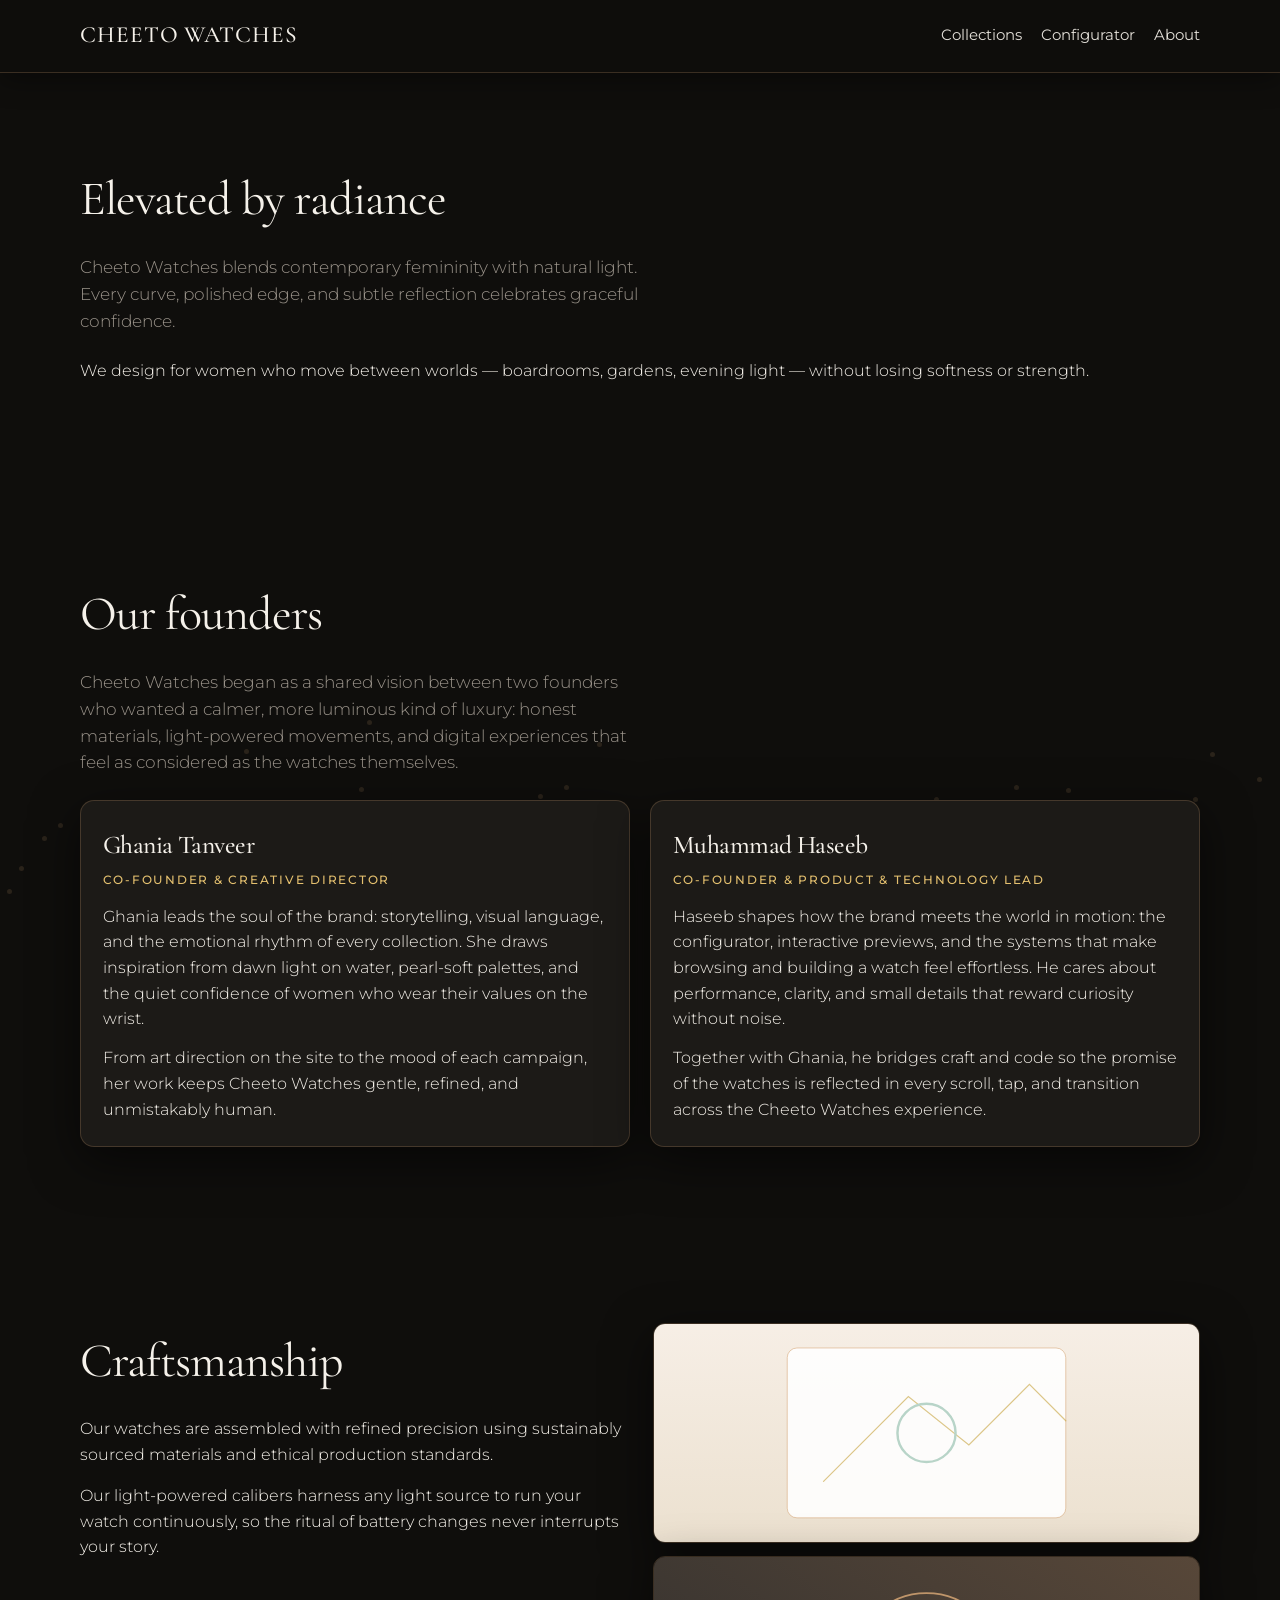
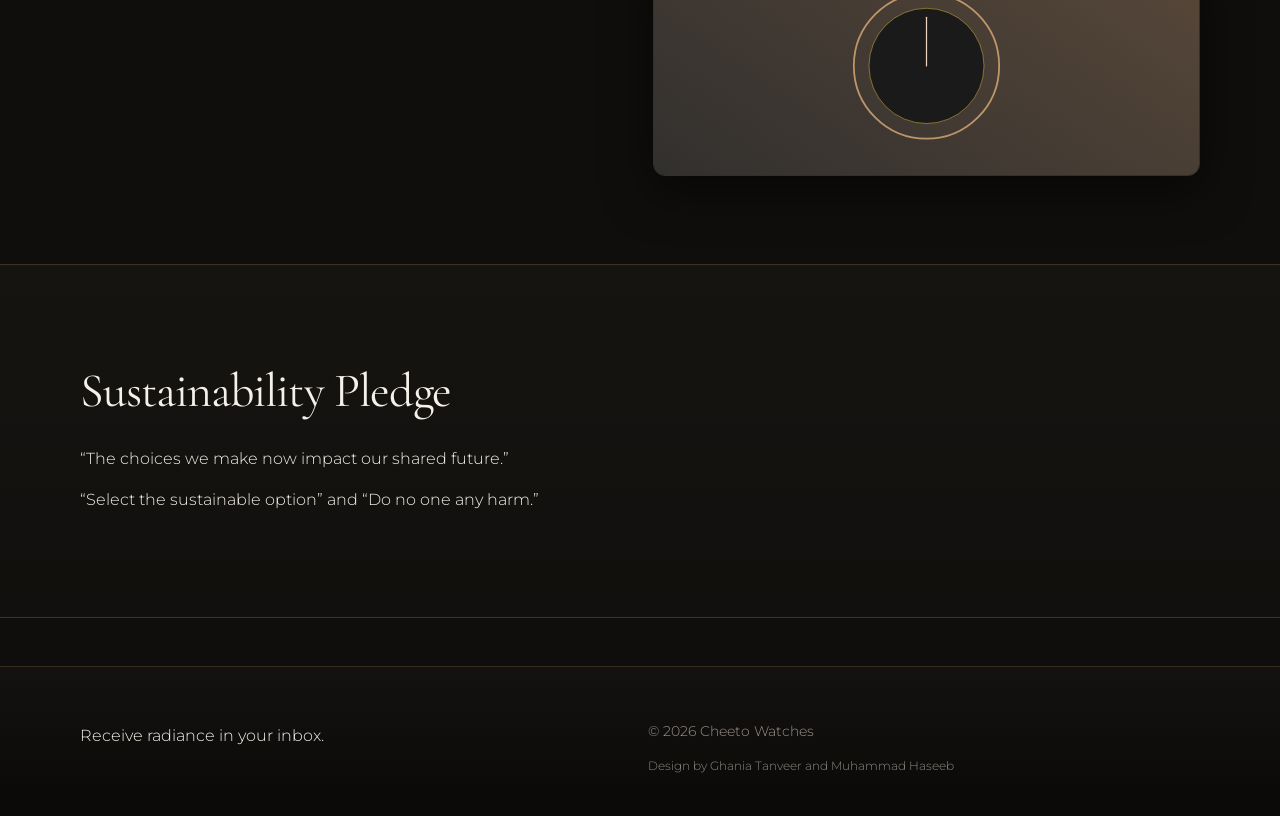
<file: about.html>
<!doctype html>
<html lang="en">
<head>
  <meta charset="UTF-8" />
  <meta name="viewport" content="width=device-width, initial-scale=1.0" />
  <meta name="description" content="Meet Cheeto Watches founders Ghania Tanveer and Muhammad Haseeb: creative direction, product vision, craftsmanship, and sustainability." />
  <title>CHEETO WATCHES | About</title>
  <link rel="preconnect" href="https://fonts.googleapis.com" />
  <link rel="preconnect" href="https://fonts.gstatic.com" crossorigin />
  <link href="https://fonts.googleapis.com/css2?family=Cormorant+Garamond:ital,wght@0,400;0,500;1,400&family=Montserrat:wght@300;400;500;600&display=swap" rel="stylesheet" />
  <link rel="stylesheet" href="css/style.css" />
  <link rel="stylesheet" href="css/animations.css" />
</head>
<body>
  <div class="particles" id="particles"></div>
  <header class="site-header">
    <nav class="container nav">
      <a href="index.html" class="logo">CHEETO WATCHES</a>
      <button class="menu-toggle" id="menuToggle" type="button" aria-label="Menu" aria-expanded="false" aria-controls="navLinks"><span class="menu-toggle__bars" aria-hidden="true"></span></button>
      <div class="nav-links" id="navLinks">
        <a href="collections.html">Collections</a>
        <a href="configurator.html">Configurator</a>
        <a href="about.html">About</a>
      </div>
    </nav>
  </header>

  <main>
    <section class="section reveal">
      <div class="container">
        <h1 class="section-title">Elevated by radiance</h1>
        <p class="section-lede">Cheeto Watches blends contemporary femininity with natural light. Every curve, polished edge, and subtle reflection celebrates graceful confidence.</p>
        <p>We design for women who move between worlds &mdash; boardrooms, gardens, evening light &mdash; without losing softness or strength.</p>
      </div>
    </section>

    <section id="founders" class="section reveal">
      <div class="container">
        <h2 class="section-title">Our founders</h2>
        <p class="section-lede">Cheeto Watches began as a shared vision between two founders who wanted a calmer, more luminous kind of luxury: honest materials, light-powered movements, and digital experiences that feel as considered as the watches themselves.</p>
        <div class="founders-grid">
          <article class="founder-card">
            <h3>Ghania Tanveer</h3>
            <p class="founder-role">Co-founder &amp; creative director</p>
            <p>Ghania leads the soul of the brand: storytelling, visual language, and the emotional rhythm of every collection. She draws inspiration from dawn light on water, pearl-soft palettes, and the quiet confidence of women who wear their values on the wrist.</p>
            <p>From art direction on the site to the mood of each campaign, her work keeps Cheeto Watches gentle, refined, and unmistakably human.</p>
          </article>
          <article class="founder-card">
            <h3>Muhammad Haseeb</h3>
            <p class="founder-role">Co-founder &amp; product &amp; technology lead</p>
            <p>Haseeb shapes how the brand meets the world in motion: the configurator, interactive previews, and the systems that make browsing and building a watch feel effortless. He cares about performance, clarity, and small details that reward curiosity without noise.</p>
            <p>Together with Ghania, he bridges craft and code so the promise of the watches is reflected in every scroll, tap, and transition across the Cheeto Watches experience.</p>
          </article>
        </div>
      </div>
    </section>

    <section class="section reveal">
      <div class="container two-col">
        <div>
          <h2 class="section-title">Craftsmanship</h2>
          <p>Our watches are assembled with refined precision using sustainably sourced materials and ethical production standards.</p>
          <p>Our light-powered calibers harness any light source to run your watch continuously, so the ritual of battery changes never interrupts your story.</p>
        </div>
        <div class="gallery">
          <img src="https://images.unsplash.com/photo-1522312346375-d1a52e2b99b3?auto=format&fit=crop&w=900&q=80" width="900" height="600" alt="Watchmaking craft" onerror="this.onerror=null;this.src='assets/images/gallery-craft.svg'" />
          <img src="https://images.unsplash.com/photo-1563170351-be82bc888aa4?auto=format&fit=crop&w=900&q=80" width="900" height="600" alt="Luxury watch detail" onerror="this.onerror=null;this.src='assets/images/gallery-detail.svg'" />
        </div>
      </div>
    </section>

    <section id="sustainability-pledge" class="section accent-section reveal">
      <div class="container">
        <h2 class="section-title">Sustainability Pledge</h2>
        <p>&ldquo;The choices we make now impact our shared future.&rdquo;</p>
        <p>&ldquo;Select the sustainable option&rdquo; and &ldquo;Do no one any harm.&rdquo;</p>
      </div>
    </section>
  </main>

  <footer class="site-footer">
    <div class="container footer-grid">
      <p>Receive radiance in your inbox.</p>
      <div>
        <p class="footer-badge">&copy; 2026 Cheeto Watches</p>
        <p class="footer-credit">Design by Ghania Tanveer and Muhammad Haseeb</p>
      </div>
    </div>
  </footer>

  <button class="back-to-top" id="backToTop" type="button" aria-label="Back to top"><svg xmlns="http://www.w3.org/2000/svg" width="20" height="20" viewBox="0 0 24 24" fill="none" stroke="currentColor" stroke-width="2" stroke-linecap="round" stroke-linejoin="round" aria-hidden="true"><path d="M12 19V5"/><path d="m5 12 7-7 7 7"/></svg></button>

  <script src="js/animations.js"></script>
  <script src="js/main.js"></script>
</body>
</html>
</file>
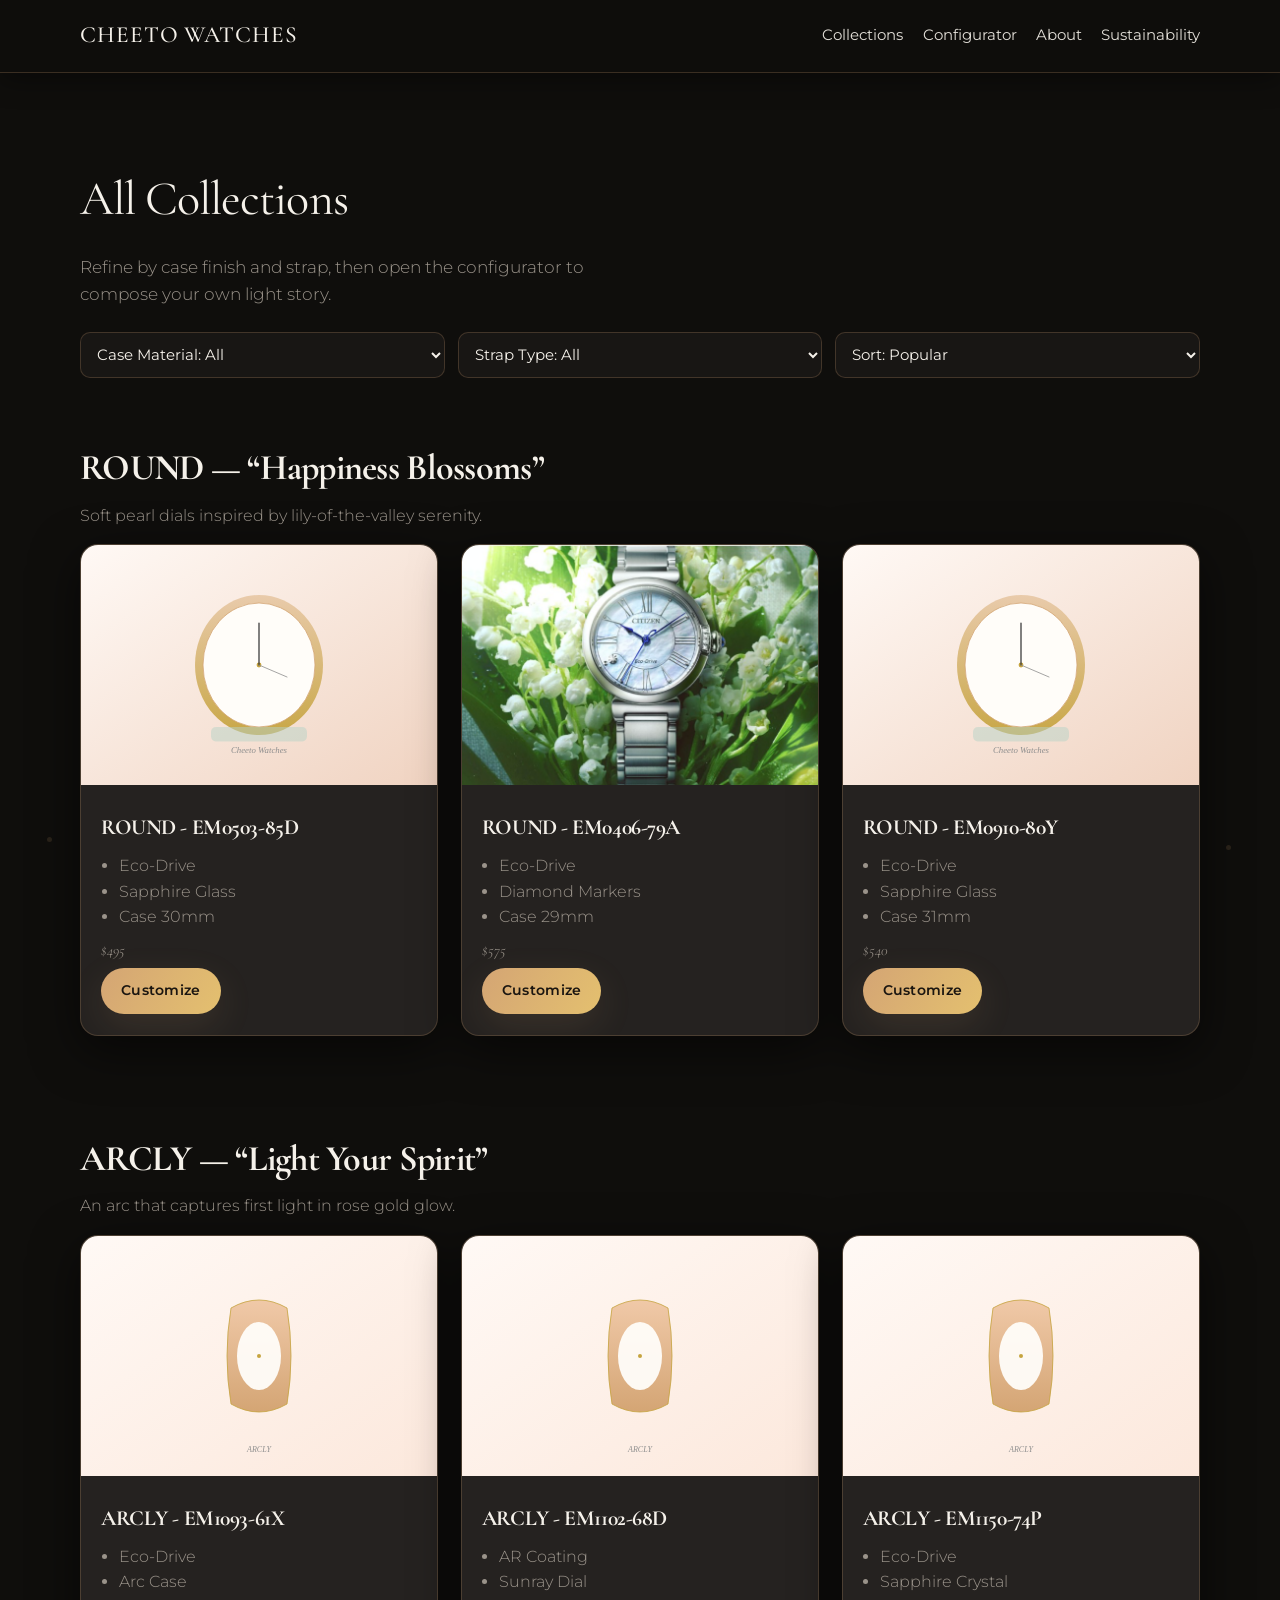
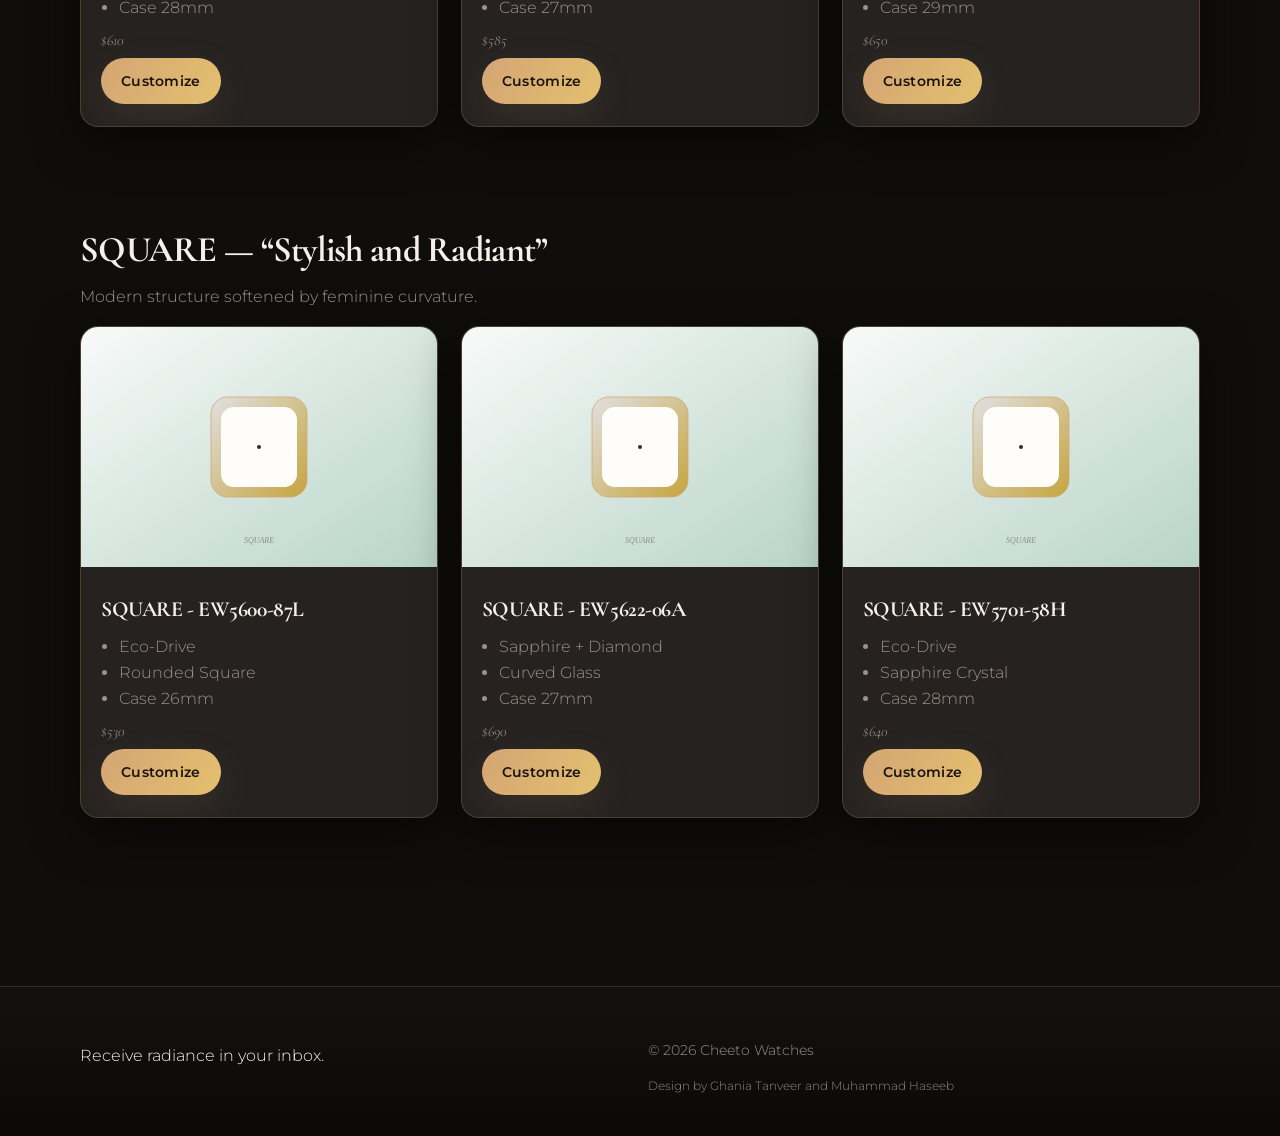
<file: collections.html>
<!doctype html>
<html lang="en">
<head>
  <meta charset="UTF-8" />
  <meta name="viewport" content="width=device-width, initial-scale=1.0" />
  <meta name="description" content="Explore Cheeto Watches ROUND, ARCLY, and SQUARE models with materials, straps, and pricing." />
  <title>CHEETO WATCHES | Collections</title>
  <link rel="preconnect" href="https://fonts.googleapis.com" />
  <link rel="preconnect" href="https://fonts.gstatic.com" crossorigin />
  <link href="https://fonts.googleapis.com/css2?family=Cormorant+Garamond:ital,wght@0,400;0,500;1,400&family=Montserrat:wght@300;400;500;600&display=swap" rel="stylesheet" />
  <link rel="stylesheet" href="css/style.css" />
  <link rel="stylesheet" href="css/animations.css" />
</head>
<body>
  <div class="particles" id="particles"></div>
  <header class="site-header">
    <nav class="container nav">
      <a href="index.html" class="logo">CHEETO WATCHES</a>
      <button class="menu-toggle" id="menuToggle" type="button" aria-label="Menu" aria-expanded="false" aria-controls="navLinks"><span class="menu-toggle__bars" aria-hidden="true"></span></button>
      <div class="nav-links" id="navLinks">
        <a href="collections.html">Collections</a>
        <a href="configurator.html">Configurator</a>
        <a href="about.html">About</a>
        <a href="about.html#sustainability-pledge">Sustainability</a>
      </div>
    </nav>
  </header>

  <main class="section">
    <div class="container reveal">
      <h1 class="section-title">All Collections</h1>
      <p class="section-lede">Refine by case finish and strap, then open the configurator to compose your own light story.</p>
      <div class="filters">
        <select id="materialFilter" aria-label="Filter by case material">
          <option value="all">Case Material: All</option>
          <option value="steel">Steel</option>
          <option value="rose-gold">Rose Gold</option>
          <option value="two-tone">Two-tone</option>
        </select>
        <select id="strapFilter" aria-label="Filter by strap type">
          <option value="all">Strap Type: All</option>
          <option value="leather">Leather</option>
          <option value="metal">Metal</option>
          <option value="bracelet">Bracelet</option>
        </select>
        <select id="sortBy" aria-label="Sort watches">
          <option value="popular">Sort: Popular</option>
          <option value="price-asc">Price: Low to High</option>
          <option value="price-desc">Price: High to Low</option>
          <option value="newest">Newest</option>
        </select>
      </div>
    </div>

    <section id="round" class="collection-block reveal">
      <div class="container">
        <h2>ROUND &mdash; &ldquo;Happiness Blossoms&rdquo;</h2>
        <p class="collection-quote">Soft pearl dials inspired by lily-of-the-valley serenity.</p>
        <div class="card-grid models" data-collection="round"></div>
      </div>
    </section>

    <section id="arcly" class="collection-block reveal">
      <div class="container">
        <h2>ARCLY &mdash; &ldquo;Light Your Spirit&rdquo;</h2>
        <p class="collection-quote">An arc that captures first light in rose gold glow.</p>
        <div class="card-grid models" data-collection="arcly"></div>
      </div>
    </section>

    <section id="square" class="collection-block reveal">
      <div class="container">
        <h2>SQUARE &mdash; &ldquo;Stylish and Radiant&rdquo;</h2>
        <p class="collection-quote">Modern structure softened by feminine curvature.</p>
        <div class="card-grid models" data-collection="square"></div>
      </div>
    </section>
  </main>

  <footer class="site-footer">
    <div class="container footer-grid">
      <p>Receive radiance in your inbox.</p>
      <div>
        <p class="footer-badge">&copy; 2026 Cheeto Watches</p>
        <p class="footer-credit">Design by Ghania Tanveer and Muhammad Haseeb</p>
      </div>
    </div>
  </footer>

  <button class="back-to-top" id="backToTop" type="button" aria-label="Back to top"><svg xmlns="http://www.w3.org/2000/svg" width="20" height="20" viewBox="0 0 24 24" fill="none" stroke="currentColor" stroke-width="2" stroke-linecap="round" stroke-linejoin="round" aria-hidden="true"><path d="M12 19V5"/><path d="m5 12 7-7 7 7"/></svg></button>

  <script src="js/animations.js"></script>
  <script src="js/main.js"></script>
</body>
</html>
</file>
<file: css/style.css>
:root {
  --bg: #0f0e0c;
  --bg-mid: #161411;
  --surface: #1c1a17;
  --surface-raised: #252220;
  --text: #f5f1ea;
  --muted: #9a938a;
  --primary: #d4a574;
  --secondary: #7a9e8f;
  --highlight: #b89078;
  --gold: #e4c06f;
  --shadow: 0 14px 48px rgba(0, 0, 0, 0.55);
  --shadow-warm: 0 12px 36px rgba(212, 165, 116, 0.12);
  --border: rgba(212, 165, 116, 0.22);
  --input-bg: #181614;
  --ease-out: cubic-bezier(0.22, 1, 0.36, 1);
  --ease-soft: cubic-bezier(0.4, 0, 0.2, 1);
}

* { box-sizing: border-box; }
html { scroll-behavior: smooth; color-scheme: dark; }
body {
  margin: 0;
  font-family: "Montserrat", "Inter", system-ui, sans-serif;
  font-size: 1rem;
  font-weight: 300;
  line-height: 1.6;
  color: var(--text);
  background: var(--bg);
  text-rendering: optimizeLegibility;
  -webkit-font-smoothing: antialiased;
}

h1, h2, h3, .logo {
  font-family: "Cormorant Garamond", "Playfair Display", Georgia, serif;
  letter-spacing: -0.02em;
}

.container { width: min(1120px, 92%); margin: 0 auto; }
.section { padding: clamp(3.5rem, 8vw, 5.5rem) 0; }
.section-title { font-size: clamp(2.2rem, 4vw, 3rem); font-weight: 400; margin: 0 0 1rem; color: var(--text); }
.section-lede { color: var(--muted); max-width: 52ch; margin: 0 0 1.5rem; font-size: 1.05rem; }
.eyebrow { color: var(--gold); text-transform: uppercase; font-size: 0.78rem; font-weight: 500; letter-spacing: 0.18em; }

.site-header {
  position: sticky; top: 0; z-index: 30;
  background: rgba(15, 14, 12, 0.88);
  backdrop-filter: blur(10px);
  box-shadow: 0 6px 28px rgba(0, 0, 0, 0.4);
  border-bottom: 1px solid var(--border);
}
.nav { display: flex; align-items: center; justify-content: space-between; min-height: 72px; position: relative; }
.logo { text-decoration: none; color: var(--text); font-size: clamp(0.95rem, 2.6vw, 1.45rem); font-weight: 500; letter-spacing: 0.04em; text-transform: uppercase; }
.nav-links { display: flex; gap: 1.2rem; align-items: center; }
.nav-links a { text-decoration: none; color: var(--text); font-weight: 400; font-size: 0.92rem; position: relative; opacity: 0.92; }
.nav-links a:hover { opacity: 1; }
.nav-links a::after { content: ""; position: absolute; bottom: -4px; left: 0; width: 0; height: 2px; background: var(--primary); transition: width 0.35s var(--ease-out); }
.nav-links a:hover::after { width: 100%; }
.menu-toggle {
  display: none;
  border: 0;
  background: transparent;
  padding: 0.5rem;
  cursor: pointer;
  border-radius: 10px;
  color: var(--text);
  transition: background 0.25s var(--ease-soft);
}
.menu-toggle:hover { background: rgba(212, 165, 116, 0.12); }
.menu-toggle__bars {
  display: block;
  width: 22px;
  height: 2px;
  background: var(--text);
  box-shadow: 0 7px 0 var(--text), 0 -7px 0 var(--text);
}

.hero {
  background: linear-gradient(155deg, #12100e 0%, #1a1612 42%, #0c0b0a 100%);
  padding: clamp(4rem, 10vw, 6rem) 0 clamp(3rem, 8vw, 4.5rem);
  overflow: hidden;
}
.hero-grid { display: grid; gap: 2rem; align-items: center; }
.hero h1 { font-size: clamp(3rem, 8vw, 7rem); margin: 0 0 .8rem; font-weight: 500; line-height: 1.05; color: var(--text); }
.hero-subtitle {
  font-family: "Cormorant Garamond", Georgia, serif;
  font-size: clamp(1.15rem, 2.2vw, 1.45rem);
  font-style: italic;
  font-weight: 400;
  color: var(--muted);
  max-width: 48ch;
  margin: 0 0 1.5rem;
}
.hero p { color: var(--muted); max-width: 52ch; }
.hero-visual { position: relative; }
.glow-orb {
  position: absolute; width: 140px; height: 140px; right: -30px; top: -30px;
  border-radius: 50%; background: radial-gradient(circle, rgba(212, 165, 116, 0.28), transparent 70%);
}

.card-grid { display: grid; gap: 1.4rem; }
.watch-card {
  background: var(--surface-raised);
  border-radius: 18px;
  overflow: hidden;
  border: 1px solid var(--border);
  box-shadow: var(--shadow);
  transition: transform 0.4s var(--ease-out), box-shadow 0.4s var(--ease-out);
}
.watch-card img { width: 100%; height: 240px; object-fit: cover; transition: transform 0.65s var(--ease-out); }
.watch-card:hover { transform: scale(1.02); box-shadow: var(--shadow-warm), 0 18px 44px rgba(0, 0, 0, 0.5); border-color: rgba(212, 165, 116, 0.35); }
.watch-card:hover img { transform: scale(1.05); }
.card-content { padding: 1.1rem 1.25rem 1.35rem; }
.card-content h3 { margin: 0 0 0.5rem; font-size: 1.35rem; color: var(--text); }
.card-content > p:first-of-type { margin: 0 0 0.35rem; color: var(--muted); font-size: 0.95rem; }
.tagline { color: var(--gold); font-style: italic; font-family: "Cormorant Garamond", Georgia, serif; font-size: 1.1rem; }

.btn {
  border: 0; border-radius: 999px; padding: .72rem 1.25rem; cursor: pointer;
  text-decoration: none; display: inline-flex; align-items: center; justify-content: center;
  font-family: inherit;
  font-weight: 500;
  font-size: 0.9rem;
  letter-spacing: 0.02em;
  transition: transform 0.3s var(--ease-out), box-shadow 0.3s var(--ease-out), background 0.35s var(--ease-soft);
}
.btn:hover { transform: translateY(-2px); }
.btn:focus-visible { outline: 2px solid var(--gold); outline-offset: 3px; }
.btn-primary { color: #1a1510; background: linear-gradient(120deg, var(--primary), var(--gold)); box-shadow: var(--shadow-warm); font-weight: 600; }
.btn-ghost { background: rgba(255, 255, 255, 0.06); color: var(--text); border: 1px solid var(--border); }
.btn-secondary { background: rgba(122, 158, 143, 0.35); color: var(--text); border: 1px solid rgba(122, 158, 143, 0.45); }

.accent-section { background: linear-gradient(180deg, var(--bg-mid), #12100e); border-top: 1px solid var(--border); border-bottom: 1px solid var(--border); }
.two-col { display: grid; gap: 1.6rem; }

.founders-grid {
  display: grid;
  gap: 1.25rem;
  margin-top: 0.5rem;
}
.founder-card {
  background: var(--surface);
  border: 1px solid var(--border);
  border-radius: 14px;
  padding: 1.5rem 1.35rem;
  box-shadow: var(--shadow);
}
.founder-card h3 { margin: 0 0 0.25rem; font-size: clamp(1.35rem, 2.5vw, 1.6rem); font-weight: 500; }
.founder-role {
  color: var(--gold);
  font-size: 0.78rem;
  text-transform: uppercase;
  letter-spacing: 0.14em;
  margin: 0 0 1rem;
  font-weight: 500;
  font-family: "Montserrat", system-ui, sans-serif;
}
.founder-card p { margin: 0 0 0.85rem; }
.founder-card p:last-child { margin-bottom: 0; }
.nature-panel {
  background: var(--surface-raised);
  border-left: 4px solid var(--secondary);
  border-radius: 14px;
  padding: 1.25rem;
  box-shadow: var(--shadow);
  border: 1px solid var(--border);
  color: var(--text);
}

.filters { display: grid; gap: .8rem; margin-top: 1rem; }
.filters select, .config-step select, .config-step input {
  width: 100%; padding: .75rem; border: 1px solid var(--border); border-radius: 10px; background: var(--input-bg);
  color: var(--text);
  font-family: inherit;
  font-size: 0.92rem;
  transition: border-color 0.25s var(--ease-soft), box-shadow 0.25s var(--ease-soft);
}
.filters select:focus-visible, .config-step select:focus-visible, .config-step input:focus-visible {
  border-color: var(--primary);
  box-shadow: 0 0 0 3px rgba(212, 165, 116, 0.2);
  outline: none;
}
.collection-block { padding: 2rem 0; }
.collection-block h2 { font-size: clamp(1.75rem, 3vw, 2.25rem); margin-bottom: 0.35rem; color: var(--text); }
.collection-quote { color: var(--muted); margin-top: 0; }
.model-item ul { padding-left: 1.1rem; margin: .5rem 0; color: var(--muted); }

.site-footer {
  background: linear-gradient(180deg, #141210, #0a0908);
  padding: 2.5rem 0;
  margin-top: 3rem;
  border-top: 1px solid var(--border);
}
.footer-grid { display: grid; gap: 1rem; }
.site-footer h3 { margin: 0 0 0.75rem; font-size: 1.5rem; color: var(--text); }
.newsletter { display: flex; gap: .6rem; flex-wrap: wrap; }
.newsletter input {
  border: 1px solid var(--border);
  border-radius: 999px;
  padding: .7rem 1rem;
  min-width: 230px;
  font-family: inherit;
  background: var(--input-bg);
  color: var(--text);
}
.site-footer a { color: var(--primary); }
.footer-badge { font-size: 0.85rem; color: var(--muted); }
.footer-credit { font-size: 0.78rem; color: var(--muted); margin: 0.4rem 0 0; opacity: 0.92; }

.gallery { display: grid; gap: .8rem; }
.gallery img { width: 100%; height: 220px; object-fit: cover; border-radius: 12px; box-shadow: var(--shadow); border: 1px solid var(--border); }

.back-to-top {
  position: fixed; right: 1rem; bottom: 1rem; width: 48px; height: 48px;
  border: 0; border-radius: 50%; background: linear-gradient(145deg, var(--primary), #a67c4a); color: #1a1510;
  display: grid; place-items: center; box-shadow: var(--shadow-warm); opacity: 0; pointer-events: none;
  transition: opacity 0.35s var(--ease-soft), transform 0.35s var(--ease-out);
  cursor: pointer;
}
.back-to-top:hover { transform: translateY(-3px); }
.back-to-top.visible { opacity: 1; pointer-events: auto; }
.back-to-top svg { display: block; }

.particles { position: fixed; inset: 0; pointer-events: none; z-index: -1; }
.particle {
  position: absolute; width: 5px; height: 5px; border-radius: 50%;
  background: rgba(212, 165, 116, 0.14); animation: drift linear infinite;
}

@media (min-width: 768px) {
  .hero-grid { grid-template-columns: 1.1fr 1fr; }
  .card-grid { grid-template-columns: repeat(2, minmax(0,1fr)); }
  .two-col, .footer-grid, .filters, .founders-grid { grid-template-columns: repeat(2, minmax(0,1fr)); }
}

@media (min-width: 1024px) {
  .card-grid { grid-template-columns: repeat(3, minmax(0,1fr)); }
  .filters { grid-template-columns: repeat(3, minmax(0,1fr)); }
}

@media (max-width: 767px) {
  .menu-toggle { display: grid; place-items: center; }
  .nav-links {
    position: absolute; top: 72px; left: 0; right: 0; background: var(--surface);
    flex-direction: column; padding: 1rem; box-shadow: var(--shadow);
    border-bottom: 1px solid var(--border);
    transform: translateY(-120%); opacity: 0; pointer-events: none;
    transition: transform 0.4s var(--ease-out), opacity 0.35s var(--ease-soft);
  }
  .nav-links.open { transform: translateY(0); opacity: 1; pointer-events: auto; }
}
</file>
<file: css/animations.css>
.reveal {
  opacity: 0;
  transform: translateY(28px);
  transition: opacity 0.75s cubic-bezier(0.22, 1, 0.36, 1), transform 0.75s cubic-bezier(0.22, 1, 0.36, 1);
}

.reveal.visible {
  opacity: 1;
  transform: translateY(0);
}

.hero-copy.reveal { transition-duration: 0.85s; }

.float { animation: floating 5s ease-in-out infinite; }
.pulse { animation: pulse 2.6s ease-in-out infinite; }

@keyframes floating {
  0%,100% { transform: translateY(0); }
  50% { transform: translateY(-12px); }
}

@keyframes pulse {
  0%,100% { transform: scale(1); }
  50% { transform: scale(1.02); }
}

@keyframes drift {
  from { transform: translateY(0); }
  to { transform: translateY(-100vh); }
}

.price-flip { animation: priceFlip 0.45s cubic-bezier(0.22, 1, 0.36, 1); }
@keyframes priceFlip {
  0% { opacity: .15; transform: translateY(8px); }
  100% { opacity: 1; transform: translateY(0); }
}

.toast {
  position: fixed; left: 50%; bottom: 2rem; transform: translateX(-50%) translateY(8px);
  background: rgba(30, 28, 24, 0.96); color: #f5f1ea; padding: .7rem 1.15rem; border-radius: 999px;
  font-size: 0.88rem; font-weight: 500; letter-spacing: 0.02em;
  border: 1px solid rgba(212, 165, 116, 0.25);
  box-shadow: 0 12px 36px rgba(0, 0, 0, 0.5);
  opacity: 0; pointer-events: none;
  transition: opacity 0.3s cubic-bezier(0.4, 0, 0.2, 1), transform 0.3s cubic-bezier(0.4, 0, 0.2, 1);
}
.toast.show { opacity: 1; transform: translateX(-50%) translateY(0); }

.btn { position: relative; overflow: hidden; }
.btn::before {
  content: ""; position: absolute; inset: 50% auto auto 50%;
  width: 0; height: 0; border-radius: 999px; background: rgba(255,255,255,.22);
  transform: translate(-50%, -50%); transition: width 0.45s cubic-bezier(0.22, 1, 0.36, 1), height 0.45s cubic-bezier(0.22, 1, 0.36, 1);
}
.btn:hover::before { width: 220%; height: 220%; }
</file>
